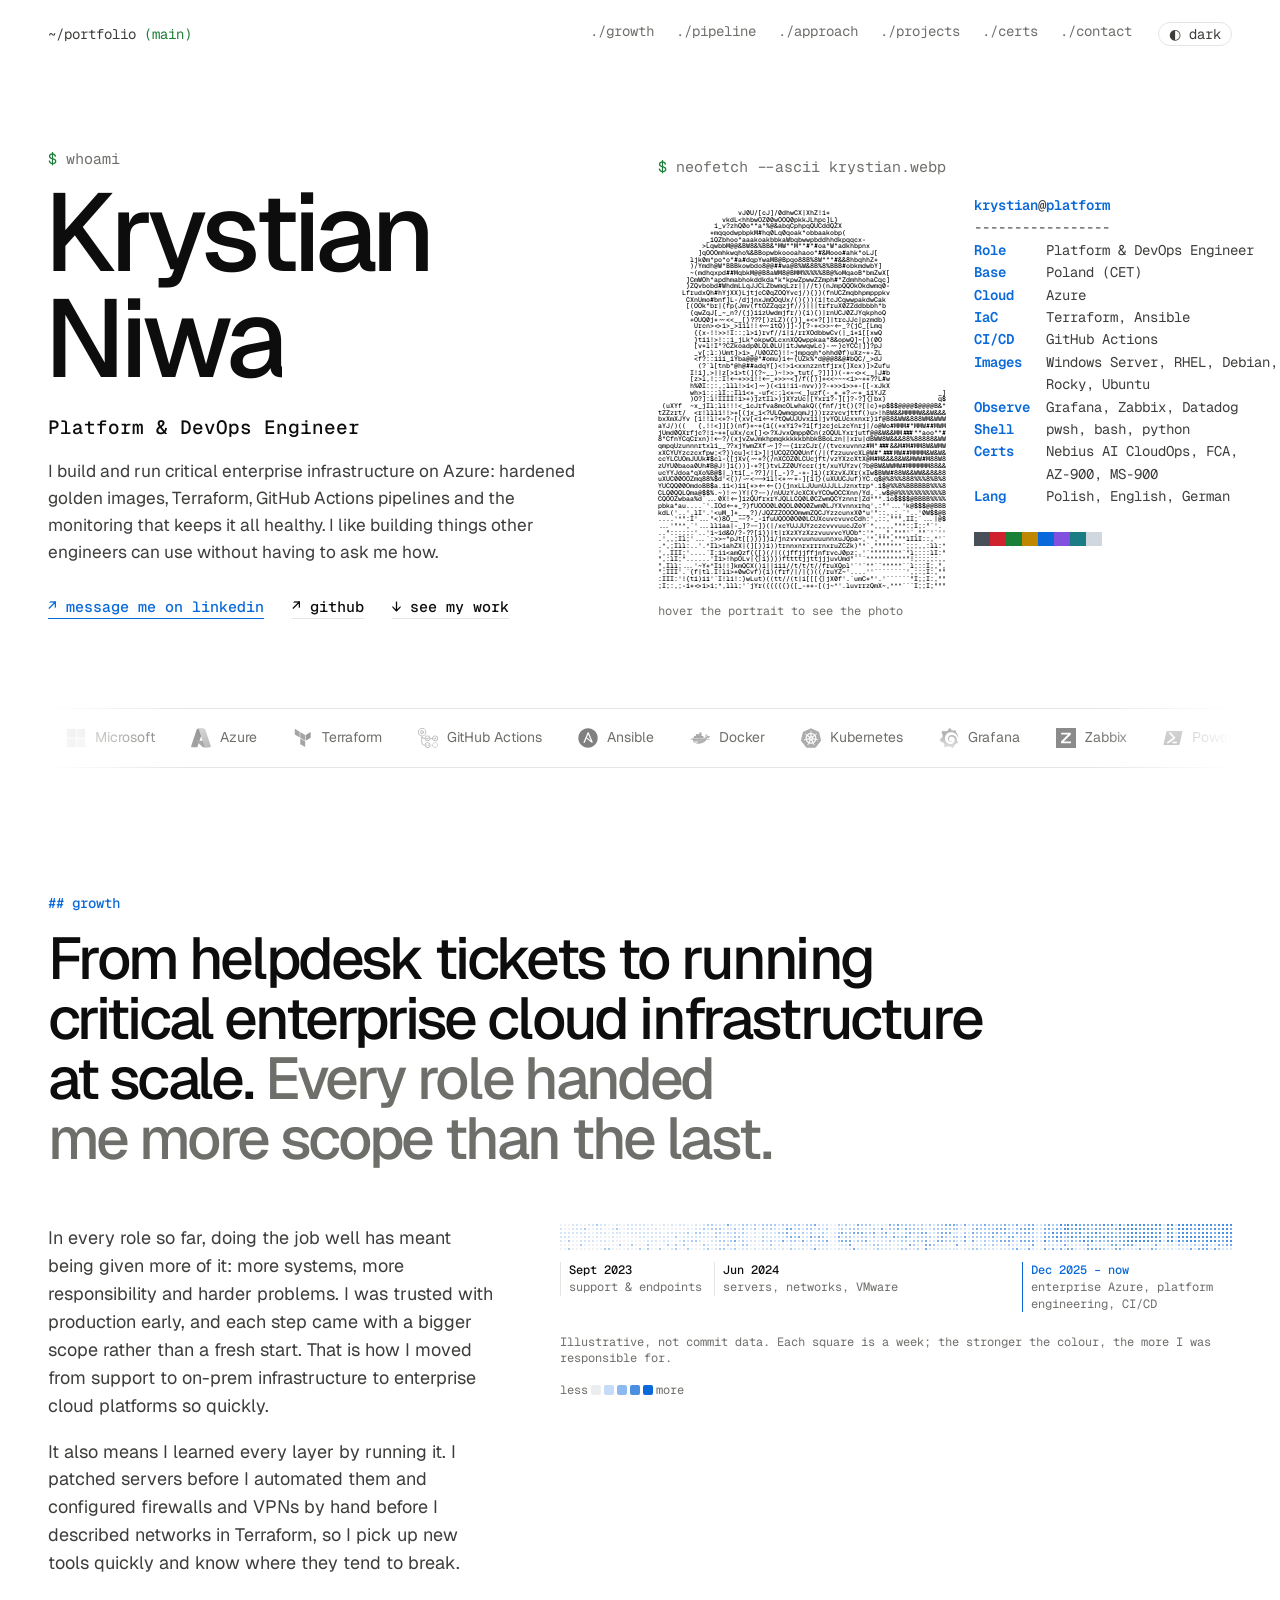
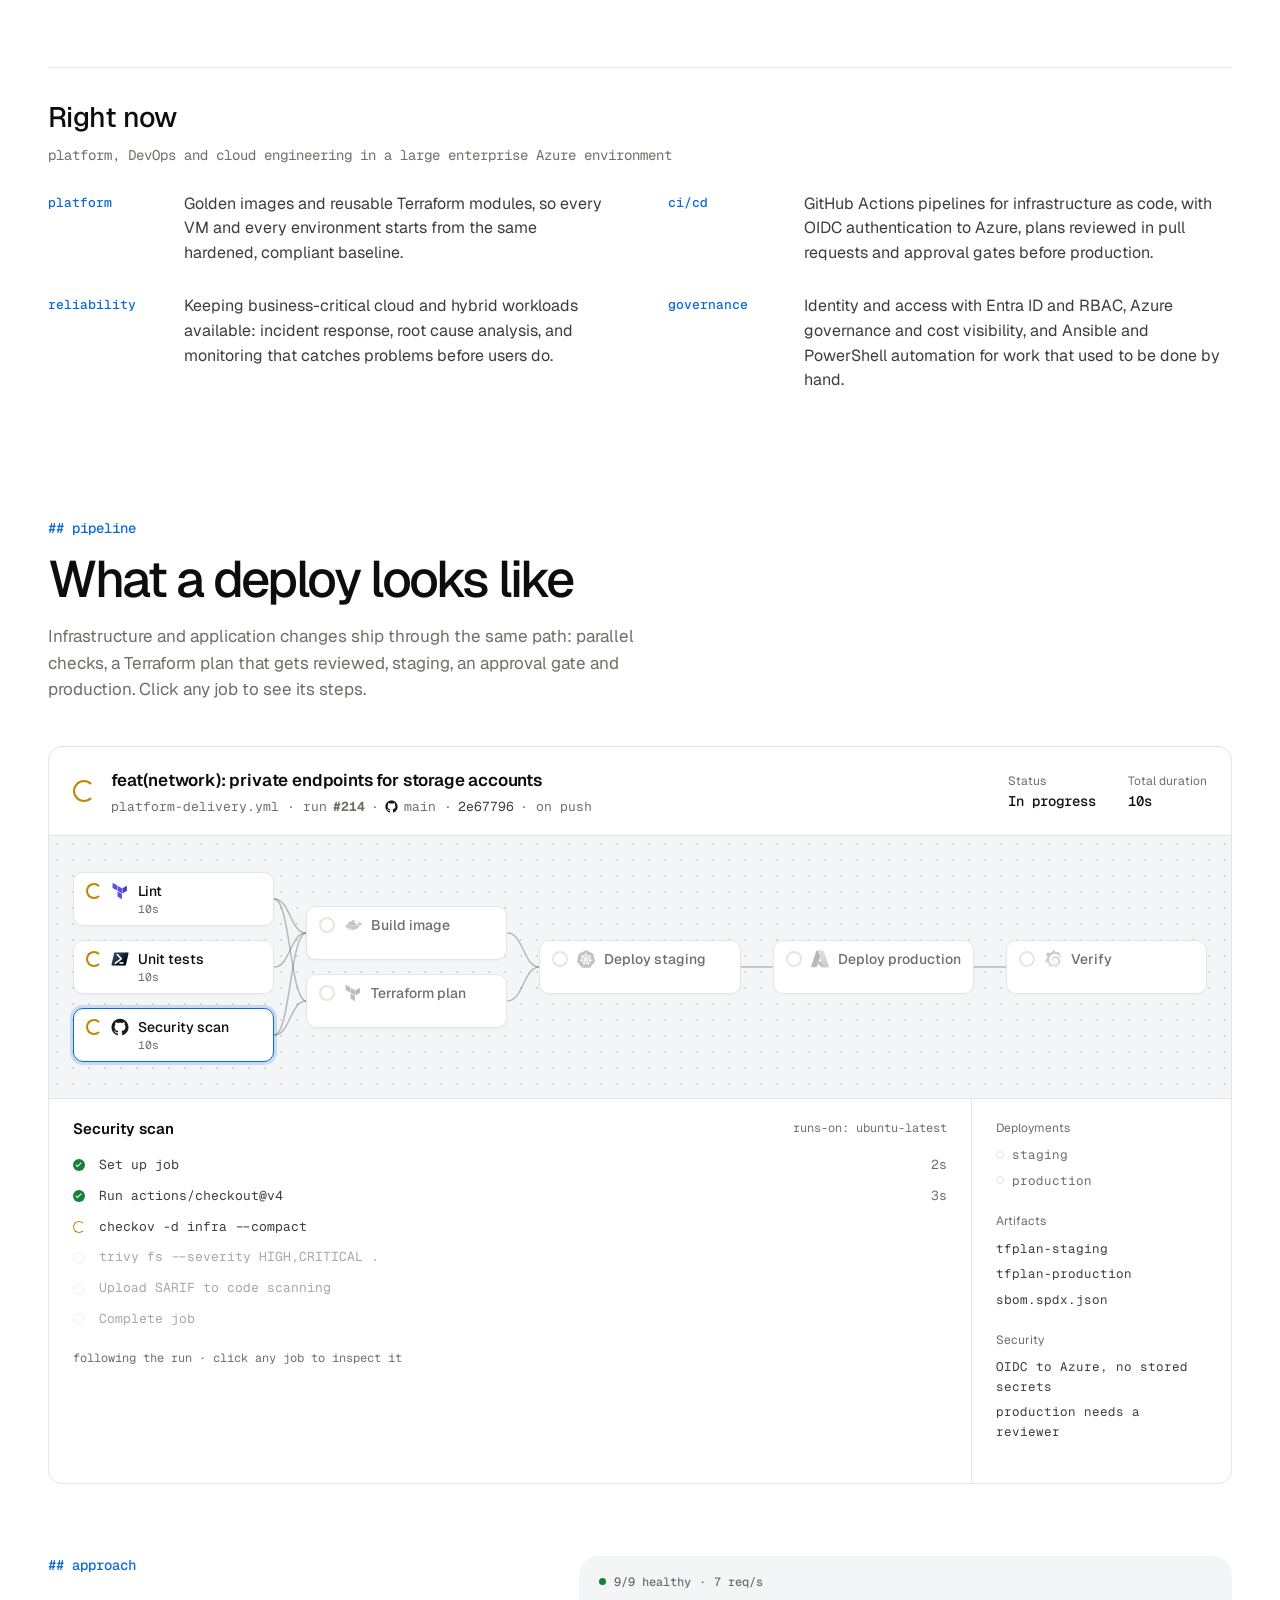
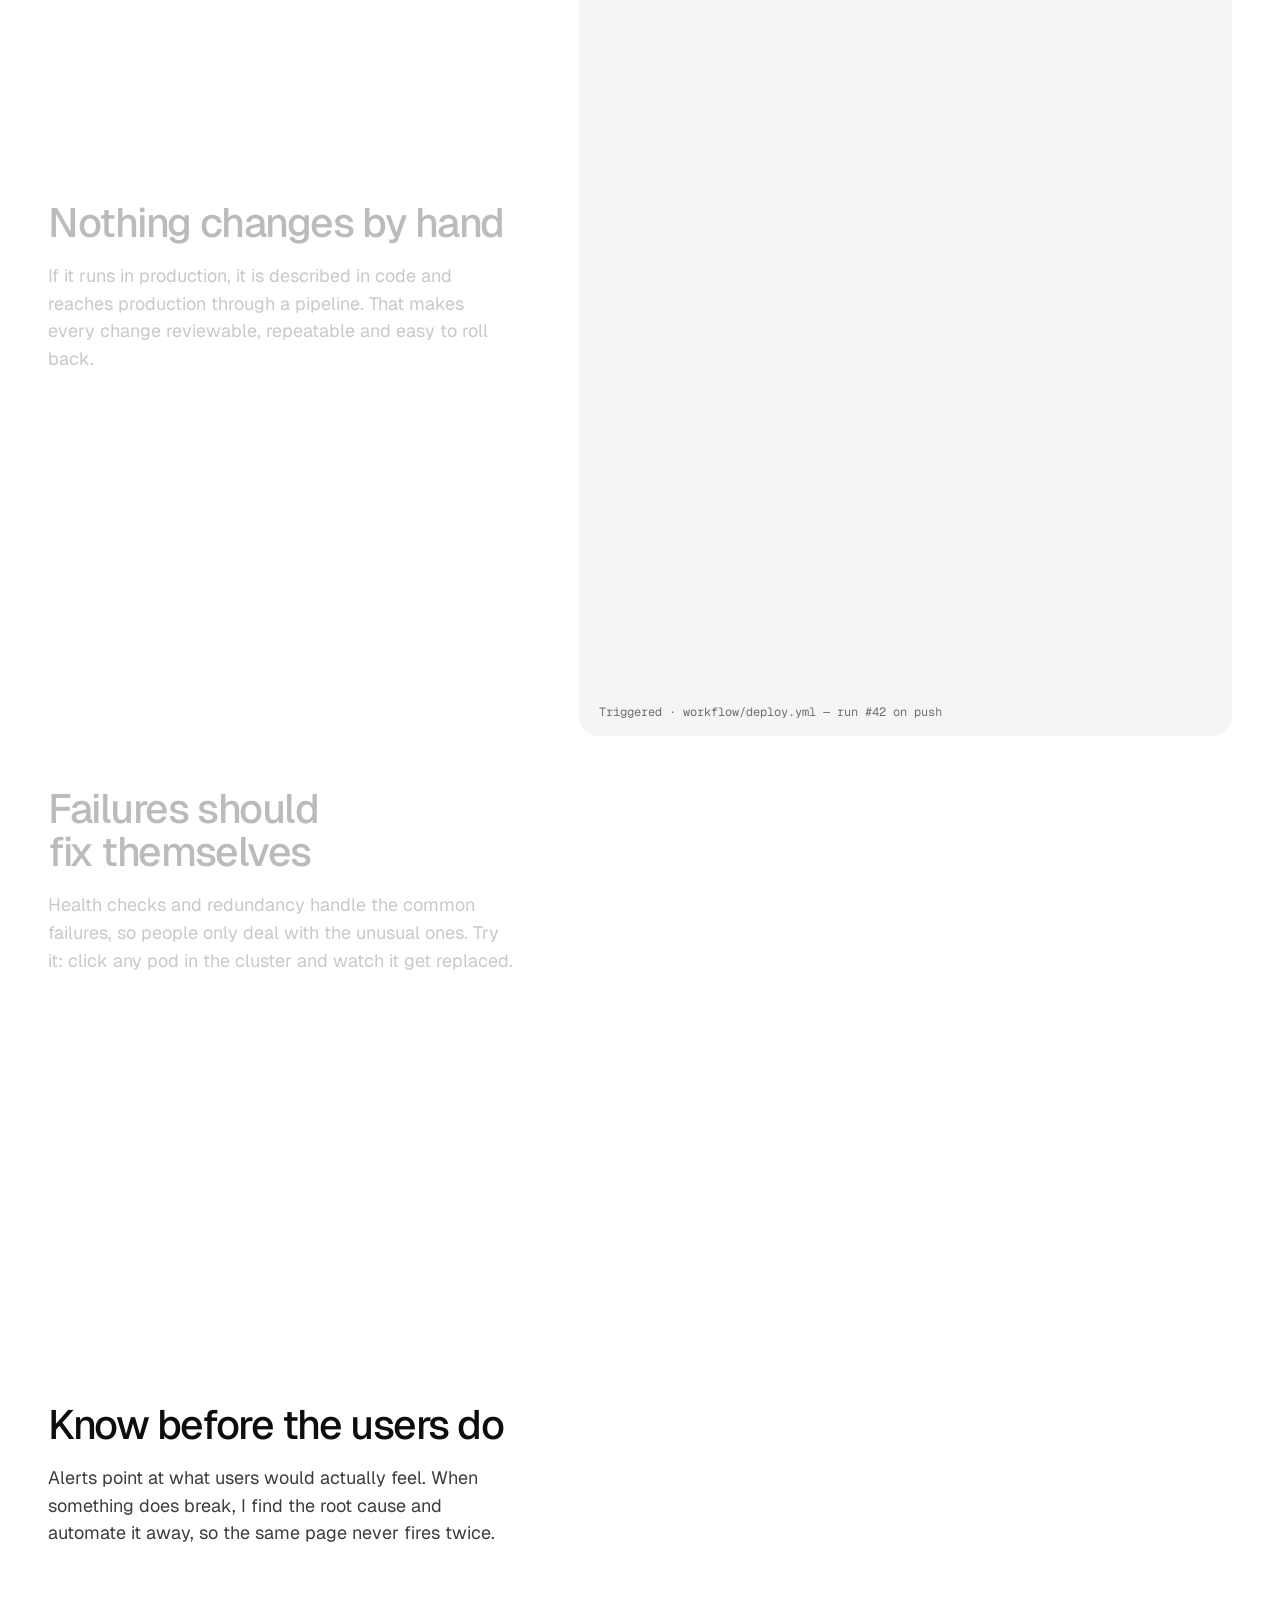
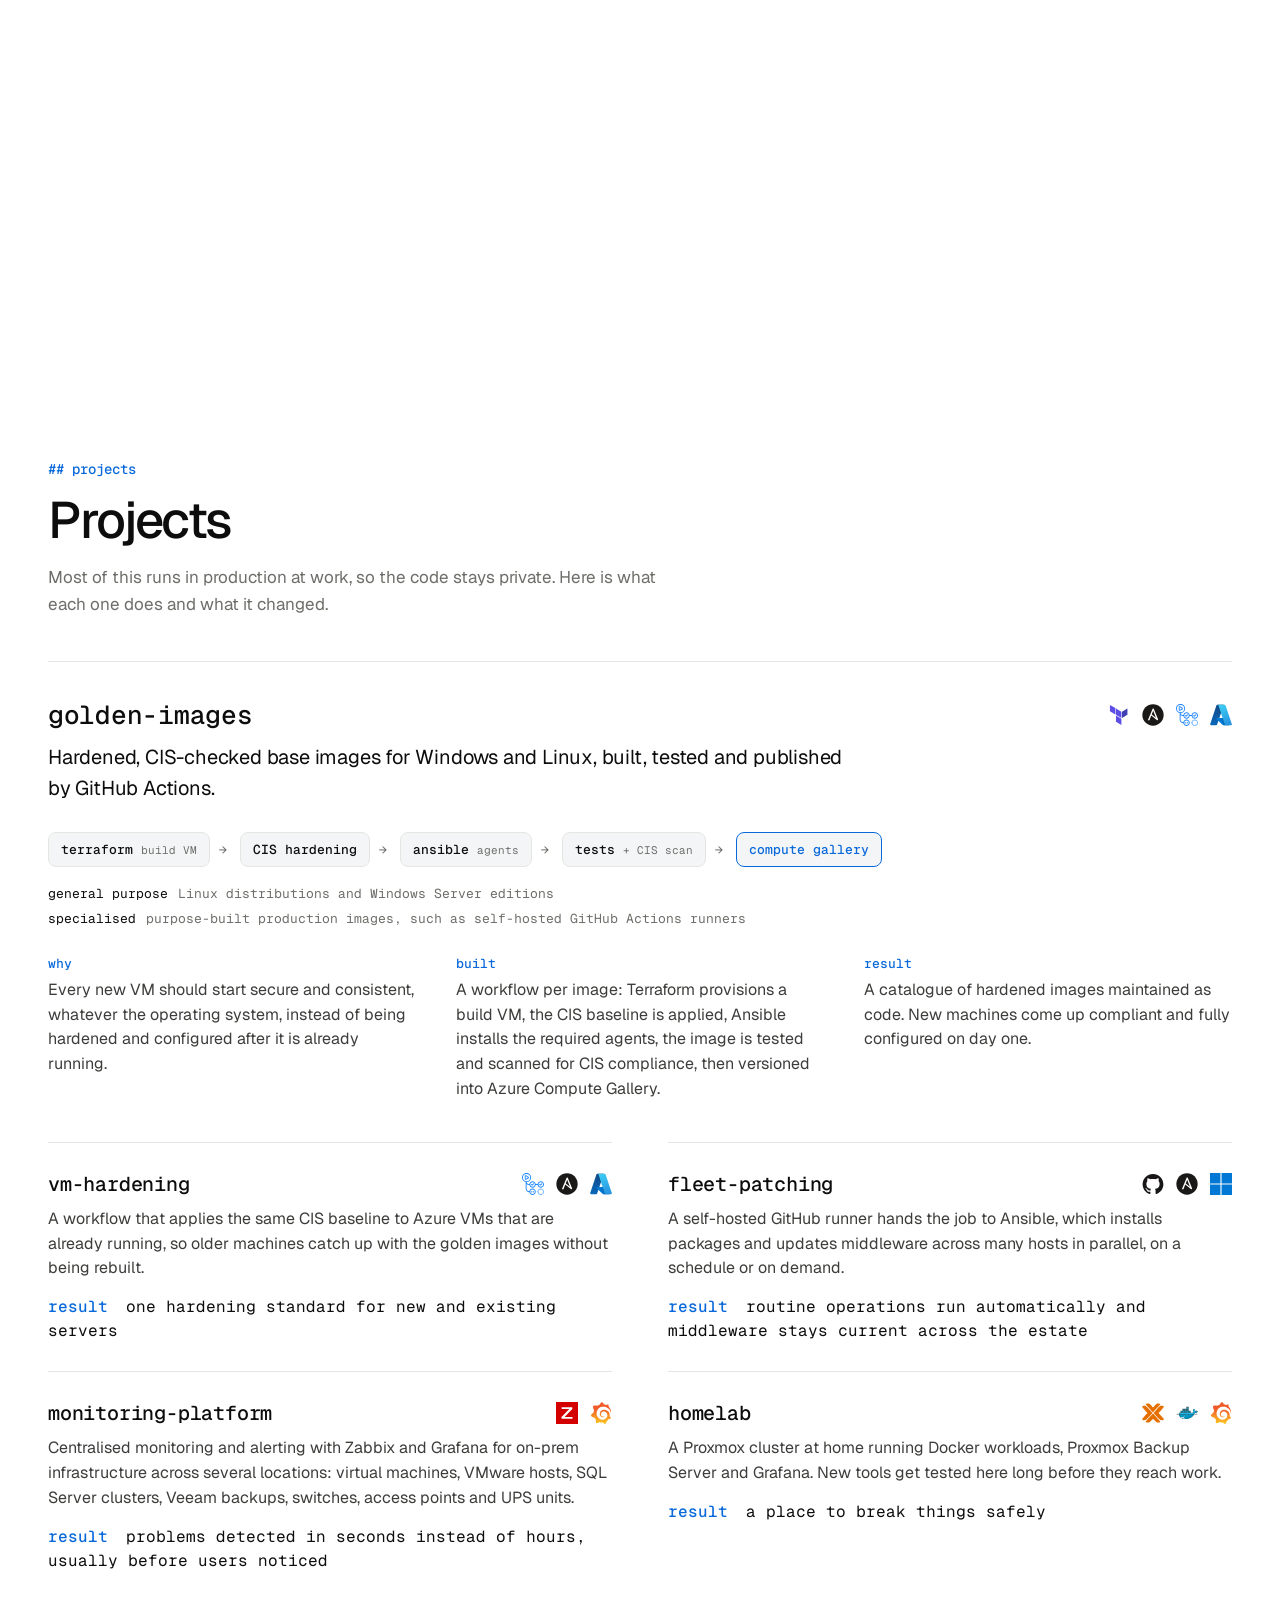
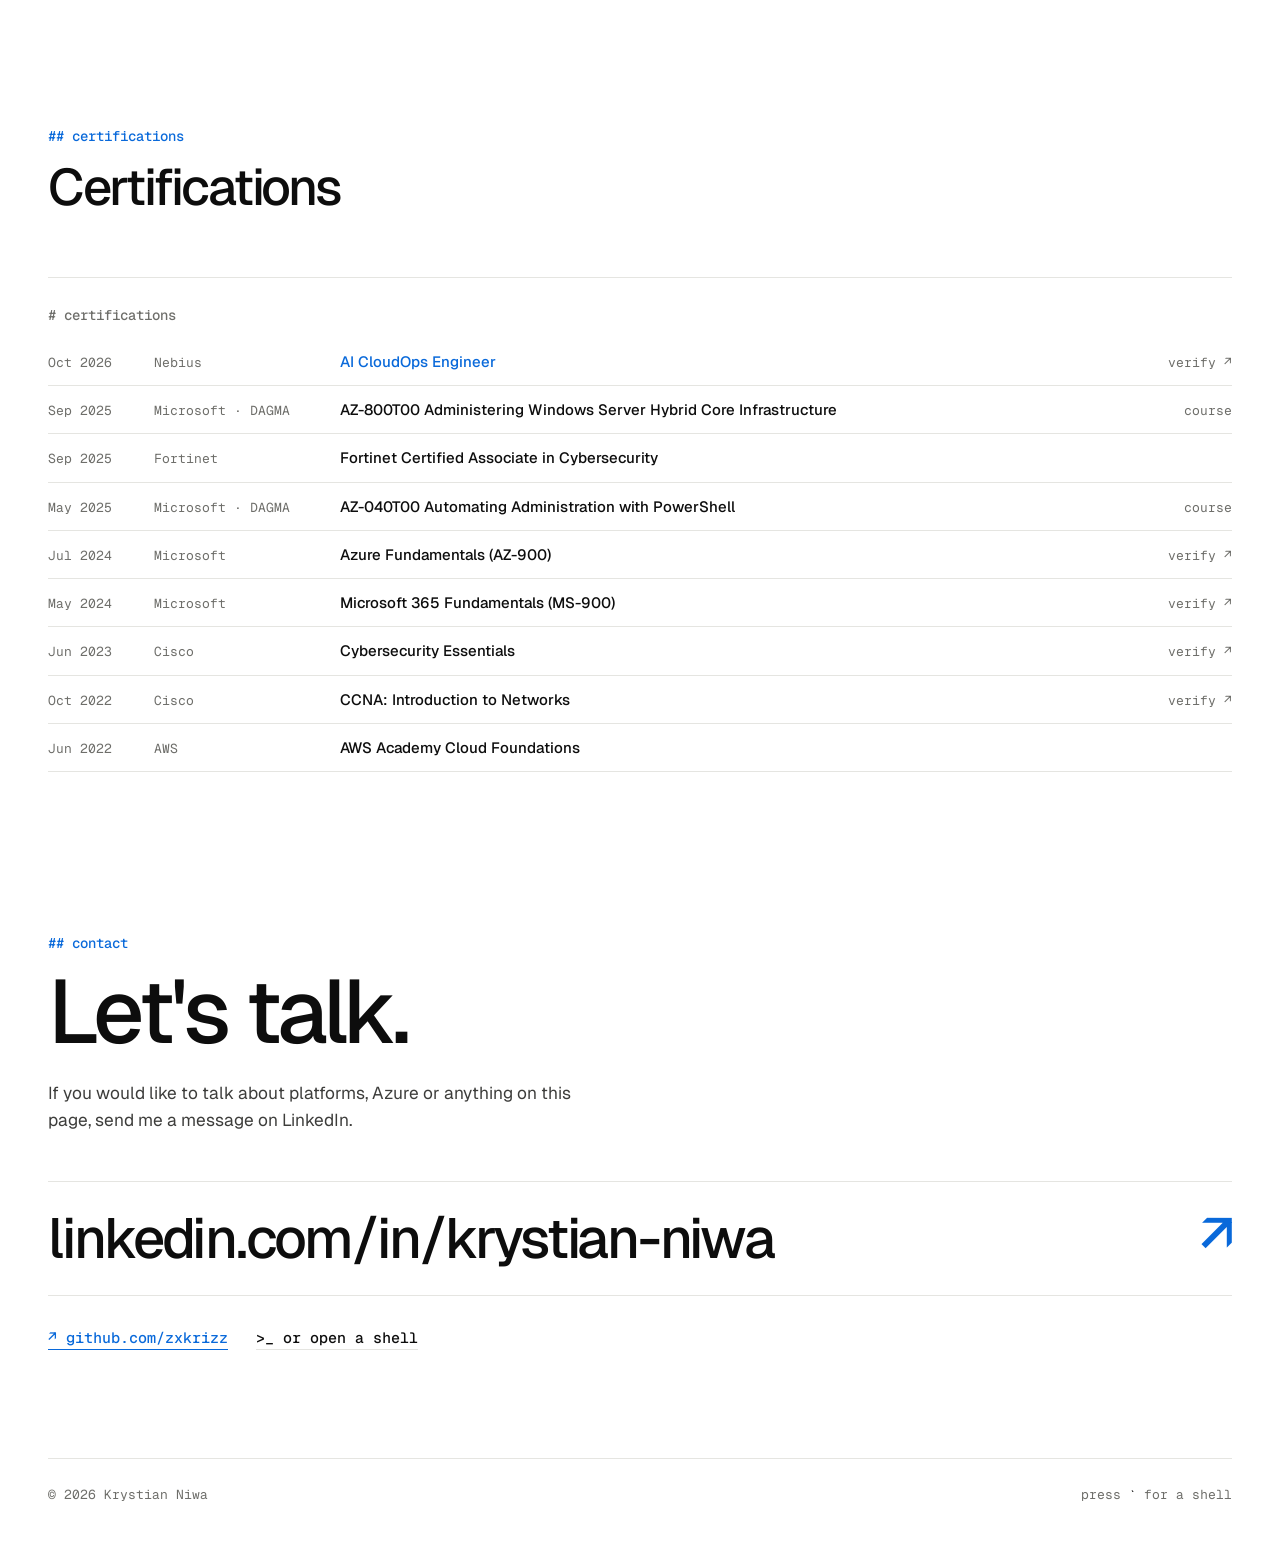
<file: index.html>
<!doctype html>
<html lang="en">
<head>
  <meta charset="utf-8">
  <meta name="viewport" content="width=device-width, initial-scale=1">
  <title>Krystian Niwa · Platform & DevOps Engineer</title>
  <script>
    // theme before first paint: the visitor's saved choice, otherwise the system setting
    (function () {
      var t; try { t = localStorage.getItem('theme'); } catch (e) {}
      var dark = t ? t === 'dark' : matchMedia('(prefers-color-scheme: dark)').matches;
      var r = document.documentElement;
      r.setAttribute('data-theme', dark ? 'dark' : 'light');
      r.classList.add('js');
    })();
  </script>
  <meta name="description" content="Krystian Niwa, Platform & DevOps Engineer in Poland. Enterprise Azure, golden images, Terraform, GitHub Actions, Ansible and monitoring.">
  <link rel="canonical" href="__SITE_URL__/">
  <meta property="og:type" content="website">
  <meta property="og:url" content="__SITE_URL__/">
  <meta property="og:title" content="Krystian Niwa · Platform & DevOps Engineer">
  <meta property="og:description" content="Enterprise Azure, golden images, Terraform, GitHub Actions, Ansible and monitoring.">
  <meta property="og:image" content="__SITE_URL__/assets/img/og.png">
  <meta property="og:image:width" content="1200">
  <meta property="og:image:height" content="627">
  <meta property="og:image:alt" content="Krystian Niwa, Platform & DevOps Engineer">
  <meta name="twitter:card" content="summary_large_image">
  <meta name="theme-color" content="#ffffff" media="(prefers-color-scheme: light)">
  <meta name="theme-color" content="#0b0b0c" media="(prefers-color-scheme: dark)">
  <script type="application/ld+json">
  {
    "@context": "https://schema.org",
    "@type": "Person",
    "name": "Krystian Niwa",
    "jobTitle": "Platform & DevOps Engineer",
    "url": "__SITE_URL__/",
    "image": "__SITE_URL__/assets/img/krystian.webp",
    "address": { "@type": "PostalAddress", "addressCountry": "PL" },
    "sameAs": ["https://www.linkedin.com/in/krystian-niwa/", "https://github.com/zxkrizz"],
    "knowsAbout": ["Microsoft Azure", "Terraform", "GitHub Actions", "Ansible", "Platform engineering", "Zabbix", "Grafana", "PowerShell"]
  }
  </script>
  <link rel="icon" href="data:image/svg+xml,%3Csvg xmlns='http://www.w3.org/2000/svg' viewBox='0 0 32 32'%3E%3Crect width='32' height='32' rx='6' fill='%230d1117'/%3E%3Cpath d='M9 21l5-5-5-5' stroke='%234493f8' stroke-width='3' fill='none' stroke-linecap='round' stroke-linejoin='round'/%3E%3Cpath d='M16 22h7' stroke='%23fff' stroke-width='3' stroke-linecap='round'/%3E%3C/svg%3E">
  <link rel="preconnect" href="https://fonts.googleapis.com">
  <link rel="preconnect" href="https://fonts.gstatic.com" crossorigin>
  <link href="https://fonts.googleapis.com/css2?family=Geist:wght@300..700&family=Geist+Mono:wght@400;500;600&display=swap" rel="stylesheet">
  <link rel="stylesheet" href="assets/css/style.css">
  <noscript><style>
    .ascii, .contrib, .gha-graph, .gha-foot, .story-card canvas, .overlay { display: none !important; }
    .portrait img { position: static !important; opacity: 1 !important; width: 260px; height: auto; aspect-ratio: 4 / 5; }
    .portrait-hint { display: none; }
  </style></noscript>
</head>
<body>
  <main id="top">
    <header class="wrap hero">
      <nav class="topbar" aria-label="Sections">
        <span class="path">~/portfolio <span class="branch">(main)</span></span>
        <span class="nav-links">
          <a href="#growth">./growth</a>
          <a href="#pipeline">./pipeline</a>
          <a href="#approach">./approach</a>
          <a href="#work">./projects</a>
          <a href="#certs">./certs</a>
          <a href="#contact">./contact</a>
          <button class="theme-toggle" type="button" data-theme-toggle>◐ dark</button>
        </span>
      </nav>

      <div class="hero-grid">
        <div class="hero-copy">
          <p class="cmd"><span class="ps">$</span> whoami</p>
          <h1>Krystian Niwa</h1>
          <p class="role">Platform &amp; DevOps Engineer</p>
          <p class="lead">I build and run critical enterprise infrastructure on Azure: hardened golden images, Terraform, GitHub Actions pipelines and the monitoring that keeps it all healthy. I like building things other engineers can use without having to ask me how.</p>
          <p class="cta">
            <a href="https://www.linkedin.com/in/krystian-niwa/" target="_blank" rel="noopener">↗ message me on linkedin</a>
            <a href="https://github.com/zxkrizz" target="_blank" rel="noopener">↗ github</a>
            <a href="#work">↓ see my work</a>
          </p>
        </div>

        <div class="fetch">
          <p class="cmd"><span class="ps">$</span> neofetch --ascii krystian.webp</p>
          <div class="fetch-grid">
            <div class="portrait" role="button" tabindex="0" aria-pressed="false" aria-label="Show the photo instead of the ASCII portrait">
              <pre class="ascii" aria-hidden="true"></pre>
              <img src="assets/img/krystian.webp" alt="Portrait of Krystian Niwa" width="1254" height="1254">
            </div>
<pre class="info"><b>krystian</b>@<b>platform</b>
-----------------
<i>Role</i>     Platform &amp; DevOps Engineer
<i>Base</i>     Poland (CET)
<i>Cloud</i>    Azure
<i>IaC</i>      Terraform, Ansible
<i>CI/CD</i>    GitHub Actions
<i>Images</i>   Windows Server, RHEL, Debian,
         Rocky, Ubuntu
<i>Observe</i>  Grafana, Zabbix, Datadog
<i>Shell</i>    pwsh, bash, python
<i>Certs</i>    Nebius AI CloudOps, FCA,
         AZ-900, MS-900
<i>Lang</i>     Polish, English, German

<span class="sw"><u></u><u></u><u></u><u></u><u></u><u></u><u></u><u></u></span></pre>
          </div>
          <p class="portrait-hint"><span class="hover-only">hover</span><span class="touch-only">tap</span> the portrait to see the photo</p>
        </div>
      </div>
    </header>

    <section class="wrap strip" aria-label="Technologies I work with">
      <div class="strip-mask">
        <div class="strip-track">
          <ul class="strip-list">
            <li><img src="assets/logos/microsoft.svg" alt="">Microsoft</li>
            <li><img src="assets/logos/azure.svg" alt="">Azure</li>
            <li><img src="assets/logos/terraform.svg" alt="">Terraform</li>
            <li><img src="assets/logos/githubactions.svg" alt="">GitHub Actions</li>
            <li><img src="assets/logos/ansible.svg" alt="">Ansible</li>
            <li><img src="assets/logos/docker.svg" alt="">Docker</li>
            <li><img src="assets/logos/kubernetes.svg" alt="">Kubernetes</li>
            <li><img src="assets/logos/grafana.svg" alt="">Grafana</li>
            <li><img src="assets/logos/zabbix.svg" alt="">Zabbix</li>
            <li><img src="assets/logos/powershell.svg" alt="">PowerShell</li>
            <li><img src="assets/logos/python.svg" alt="">Python</li>
            <li><img src="assets/logos/linux.svg" alt="">Linux</li>
            <li><img src="assets/logos/proxmox.svg" alt="">Proxmox</li>
            <li><img src="assets/logos/datadog.svg" alt="">Datadog</li>
          </ul>
        </div>
      </div>
    </section>

    <section id="growth" class="wrap section growth">
      <div class="growth-head reveal">
        <p class="label">## growth</p>
        <h2>From helpdesk tickets to running critical enterprise cloud infrastructure at scale. <span>Every role handed me more scope than the last.</span></h2>
      </div>
      <div class="growth-body">
        <div class="growth-text reveal">
          <p>In every role so far, doing the job well has meant being given more of it: more systems, more responsibility and harder problems. I was trusted with production early, and each step came with a bigger scope rather than a fresh start. That is how I moved from support to on-prem infrastructure to enterprise cloud platforms so quickly.</p>
          <p>It also means I learned every layer by running it. I patched servers before I automated them and configured firewalls and VPNs by hand before I described networks in Terraform, so I pick up new tools quickly and know where they tend to break.</p>
        </div>
        <figure class="contrib reveal" aria-label="Illustration: how my responsibility grew, week by week">
          <div class="contrib-grid" data-contrib></div>
          <div class="contrib-axis" data-contrib-axis></div>
          <figcaption>
            <span>Illustrative, not commit data. Each square is a week; the stronger the colour, the more I was responsible for.</span>
            <span class="legend" aria-hidden="true">less <i></i><i></i><i></i><i></i><i></i> more</span>
          </figcaption>
        </figure>
      </div>

      <div class="now reveal">
        <p class="now-title">Right now <span>platform, DevOps and cloud engineering in a large enterprise Azure environment</span></p>
        <dl class="now-list">
          <div><dt>platform</dt><dd>Golden images and reusable Terraform modules, so every VM and every environment starts from the same hardened, compliant baseline.</dd></div>
          <div><dt>ci/cd</dt><dd>GitHub Actions pipelines for infrastructure as code, with OIDC authentication to Azure, plans reviewed in pull requests and approval gates before production.</dd></div>
          <div><dt>reliability</dt><dd>Keeping business-critical cloud and hybrid workloads available: incident response, root cause analysis, and monitoring that catches problems before users do.</dd></div>
          <div><dt>governance</dt><dd>Identity and access with Entra ID and RBAC, Azure governance and cost visibility, and Ansible and PowerShell automation for work that used to be done by hand.</dd></div>
        </dl>
      </div>
    </section>

    <section id="pipeline" class="wrap section">
      <div class="section-head">
        <p class="label">## pipeline</p>
        <h2>What a deploy looks like</h2>
        <p>Infrastructure and application changes ship through the same path: parallel checks, a Terraform plan that gets reviewed, staging, an approval gate and production. Click any job to see its steps.</p>
      </div>
      <div class="gha" id="gha">
        <div class="gha-head">
          <span class="gha-status" data-run-status></span>
          <div class="gha-title">
            <strong data-run-title>feat(network): private endpoints for storage accounts</strong>
            <span>platform-delivery.yml · run <b data-run-n>#214</b> · <img src="assets/logos/github.svg" alt="" class="mono"> main · <code data-run-sha>a1f9c2e</code> · on push</span>
          </div>
          <dl class="gha-meta">
            <div><dt>Status</dt><dd data-run-state>In progress</dd></div>
            <div><dt>Total duration</dt><dd data-run-time>0s</dd></div>
          </dl>
        </div>
        <div class="gha-graph" data-graph>
          <svg class="gha-wires" aria-hidden="true"></svg>
        </div>
        <noscript><p class="gha-nojs">lint, tests and a security scan run in parallel → image build and Terraform plan → deploy to staging → approval → deploy to production → verify. The live run needs JavaScript.</p></noscript>
        <div class="gha-foot">
          <div class="gha-log" aria-live="off">
            <div class="gha-log-head"><strong data-log-head>Lint</strong><span data-log-meta>runs-on: ubuntu-latest</span></div>
            <ol data-log></ol>
            <p class="gha-hint" data-log-hint>following the run · click any job to inspect it</p>
          </div>
          <aside class="gha-side">
            <p>Deployments</p>
            <ul class="envs">
              <li data-env="staging" data-state="pending">staging</li>
              <li data-env="production" data-state="pending">production</li>
            </ul>
            <p>Artifacts</p>
            <ul class="artifacts">
              <li>tfplan-staging</li>
              <li>tfplan-production</li>
              <li>sbom.spdx.json</li>
            </ul>
            <p>Security</p>
            <ul class="artifacts">
              <li>OIDC to Azure, no stored secrets</li>
              <li>production needs a reviewer</li>
            </ul>
          </aside>
        </div>
      </div>
    </section>

    <section id="approach" class="wrap story">
      <div class="card story-card">
        <canvas id="story-canvas" aria-label="Live simulation of a cloud platform: commits go through CI, get deployed and are monitored."></canvas>
        <p class="overlay"><span class="live" data-health="ok"></span><span data-stat="ready">9/9 healthy</span> · <span data-stat="rps">0 req/s</span></p>
        <p class="event" data-event aria-hidden="true"></p>
      </div>

      <div class="steps">
        <p class="label">## approach</p>
        <article class="step" data-zones="git,ci">
          <h2>Nothing changes by hand</h2>
          <p>If it runs in production, it is described in code and reaches production through a pipeline. That makes every change reviewable, repeatable and easy to roll back.</p>
        </article>
        <article class="step" data-zones="cluster">
          <h2>Failures should fix themselves</h2>
          <p>Health checks and redundancy handle the common failures, so people only deal with the unusual ones. Try it: click any pod in the cluster and watch it get replaced.</p>
        </article>
        <article class="step" data-zones="observe,pager">
          <h2>Know before the users do</h2>
          <p>Alerts point at what users would actually feel. When something does break, I find the root cause and automate it away, so the same page never fires twice.</p>
        </article>
      </div>
    </section>

    <section id="work" class="wrap section">
      <div class="section-head">
        <p class="label">## projects</p>
        <h2>Projects</h2>
        <p>Most of this runs in production at work, so the code stays private. Here is what each one does and what it changed.</p>
      </div>

      <article class="project featured reveal">
        <div class="p-head">
          <h3>golden-images</h3>
          <span class="tech"><img src="assets/logos/terraform.svg" alt="Terraform"><img src="assets/logos/ansible.svg" alt="Ansible" class="mono"><img src="assets/logos/githubactions.svg" alt="GitHub Actions"><img src="assets/logos/azure.svg" alt="Azure"></span>
        </div>
        <p class="p-sum">Hardened, CIS-checked base images for Windows and Linux, built, tested and published by GitHub Actions.</p>
        <ol class="flow" aria-label="Image pipeline">
          <li>terraform <small>build VM</small></li>
          <li>CIS hardening</li>
          <li>ansible <small>agents</small></li>
          <li>tests <small>+ CIS scan</small></li>
          <li>compute gallery</li>
        </ol>
        <dl class="os">
          <div><dt>general purpose</dt><dd>Linux distributions and Windows Server editions</dd></div>
          <div><dt>specialised</dt><dd>purpose-built production images, such as self-hosted GitHub Actions runners</dd></div>
        </dl>
        <dl class="pcr">
          <div><dt>why</dt><dd>Every new VM should start secure and consistent, whatever the operating system, instead of being hardened and configured after it is already running.</dd></div>
          <div><dt>built</dt><dd>A workflow per image: Terraform provisions a build VM, the CIS baseline is applied, Ansible installs the required agents, the image is tested and scanned for CIS compliance, then versioned into Azure Compute Gallery.</dd></div>
          <div><dt>result</dt><dd>A catalogue of hardened images maintained as code. New machines come up compliant and fully configured on day one.</dd></div>
        </dl>
      </article>

      <div class="project-grid">
        <article class="project reveal">
          <div class="p-head">
            <h3>vm-hardening</h3>
            <span class="tech"><img src="assets/logos/githubactions.svg" alt="GitHub Actions"><img src="assets/logos/ansible.svg" alt="Ansible" class="mono"><img src="assets/logos/azure.svg" alt="Azure"></span>
          </div>
          <p>A workflow that applies the same CIS baseline to Azure VMs that are already running, so older machines catch up with the golden images without being rebuilt.</p>
          <p class="result"><b>result</b> one hardening standard for new and existing servers</p>
        </article>
        <article class="project reveal">
          <div class="p-head">
            <h3>fleet-patching</h3>
            <span class="tech"><img src="assets/logos/github.svg" alt="GitHub" class="mono"><img src="assets/logos/ansible.svg" alt="Ansible" class="mono"><img src="assets/logos/windows.svg" alt="Windows"></span>
          </div>
          <p>A self-hosted GitHub runner hands the job to Ansible, which installs packages and updates middleware across many hosts in parallel, on a schedule or on demand.</p>
          <p class="result"><b>result</b> routine operations run automatically and middleware stays current across the estate</p>
        </article>
        <article class="project reveal">
          <div class="p-head">
            <h3>monitoring-platform</h3>
            <span class="tech"><img src="assets/logos/zabbix.svg" alt="Zabbix"><img src="assets/logos/grafana.svg" alt="Grafana"></span>
          </div>
          <p>Centralised monitoring and alerting with Zabbix and Grafana for on-prem infrastructure across several locations: virtual machines, VMware hosts, SQL Server clusters, Veeam backups, switches, access points and UPS units.</p>
          <p class="result"><b>result</b> problems detected in seconds instead of hours, usually before users noticed</p>
        </article>
        <article class="project reveal">
          <div class="p-head">
            <h3>homelab</h3>
            <span class="tech"><img src="assets/logos/proxmox.svg" alt="Proxmox"><img src="assets/logos/docker.svg" alt="Docker"><img src="assets/logos/grafana.svg" alt="Grafana"></span>
          </div>
          <p>A Proxmox cluster at home running Docker workloads, Proxmox Backup Server and Grafana. New tools get tested here long before they reach work.</p>
          <p class="result"><b>result</b> a place to break things safely</p>
        </article>
      </div>
    </section>

    <section id="certs" class="wrap section">
      <div class="section-head">
        <p class="label">## certifications</p>
        <h2>Certifications</h2>
      </div>
      <div class="certs">
        <h3># certifications</h3>
        <ul class="cert-list">
          <li><time>Oct 2026</time><span class="issuer">Nebius</span><span class="name">AI CloudOps Engineer</span><a href="https://www.credly.com/badges/c2f6ebeb-c40b-494a-a022-c50561e7894f/public_url" target="_blank" rel="noopener">verify ↗</a></li>
          <li><time>Sep 2025</time><span class="issuer">Microsoft · DAGMA</span><span class="name">AZ-800T00 Administering Windows Server Hybrid Core Infrastructure</span><span class="tag">course</span></li>
          <li><time>Sep 2025</time><span class="issuer">Fortinet</span><span class="name">Fortinet Certified Associate in Cybersecurity</span><span class="tag"></span></li>
          <li><time>May 2025</time><span class="issuer">Microsoft · DAGMA</span><span class="name">AZ-040T00 Automating Administration with PowerShell</span><span class="tag">course</span></li>
          <li><time>Jul 2024</time><span class="issuer">Microsoft</span><span class="name">Azure Fundamentals (AZ-900)</span><a href="https://learn.microsoft.com/api/credentials/share/pl-pl/KrystianNiwa-6969/A823D99CC9CD8C1A?sharingId=DA2514EA24824932" target="_blank" rel="noopener">verify ↗</a></li>
          <li><time>May 2024</time><span class="issuer">Microsoft</span><span class="name">Microsoft 365 Fundamentals (MS-900)</span><a href="https://learn.microsoft.com/api/credentials/share/en-us/KrystianNiwa-6969/80D26E20087F6404?sharingId=DA2514EA24824932" target="_blank" rel="noopener">verify ↗</a></li>
          <li><time>Jun 2023</time><span class="issuer">Cisco</span><span class="name">Cybersecurity Essentials</span><a href="https://www.credly.com/badges/47dbc78a-604a-4336-a8b3-32f23ff3470b/public_url" target="_blank" rel="noopener">verify ↗</a></li>
          <li><time>Oct 2022</time><span class="issuer">Cisco</span><span class="name">CCNA: Introduction to Networks</span><a href="https://www.credly.com/badges/fc2dcf5e-33e2-431e-974d-368970b5f75d/public_url" target="_blank" rel="noopener">verify ↗</a></li>
          <li><time>Jun 2022</time><span class="issuer">AWS</span><span class="name">AWS Academy Cloud Foundations</span><span class="tag"></span></li>
        </ul>
      </div>
    </section>

    <section id="contact" class="wrap contact">
      <p class="label">## contact</p>
      <h2 class="reveal">Let's talk.</h2>
      <p class="lead reveal">If you would like to talk about platforms, Azure or anything on this page, send me a message on LinkedIn.</p>
      <a class="big-link reveal" href="https://www.linkedin.com/in/krystian-niwa/" target="_blank" rel="noopener">
        <span>linkedin.com/in/krystian-niwa</span><i aria-hidden="true">↗</i>
      </a>
      <p class="cta">
        <a href="https://github.com/zxkrizz" target="_blank" rel="noopener">↗ github.com/zxkrizz</a>
        <button type="button" data-open-term>&gt;_ or open a shell</button>
      </p>
    </section>
  </main>

  <footer class="wrap foot">
    <span>© 2026 Krystian Niwa</span>
    <span>press <kbd>`</kbd> for a shell</span>
  </footer>

  <div id="term" class="term" aria-hidden="true" role="dialog" aria-label="Interactive shell">
    <div class="term-bar"><span>visitor@krystian-niwa</span></div>
    <div class="term-out"></div>
    <label class="term-line"><span class="ps1">$</span><input class="term-input" tabindex="-1" autocomplete="off" spellcheck="false" aria-label="Shell command"></label>
  </div>

  <script type="module" src="assets/js/main.js"></script>
</body>
</html>
</file>
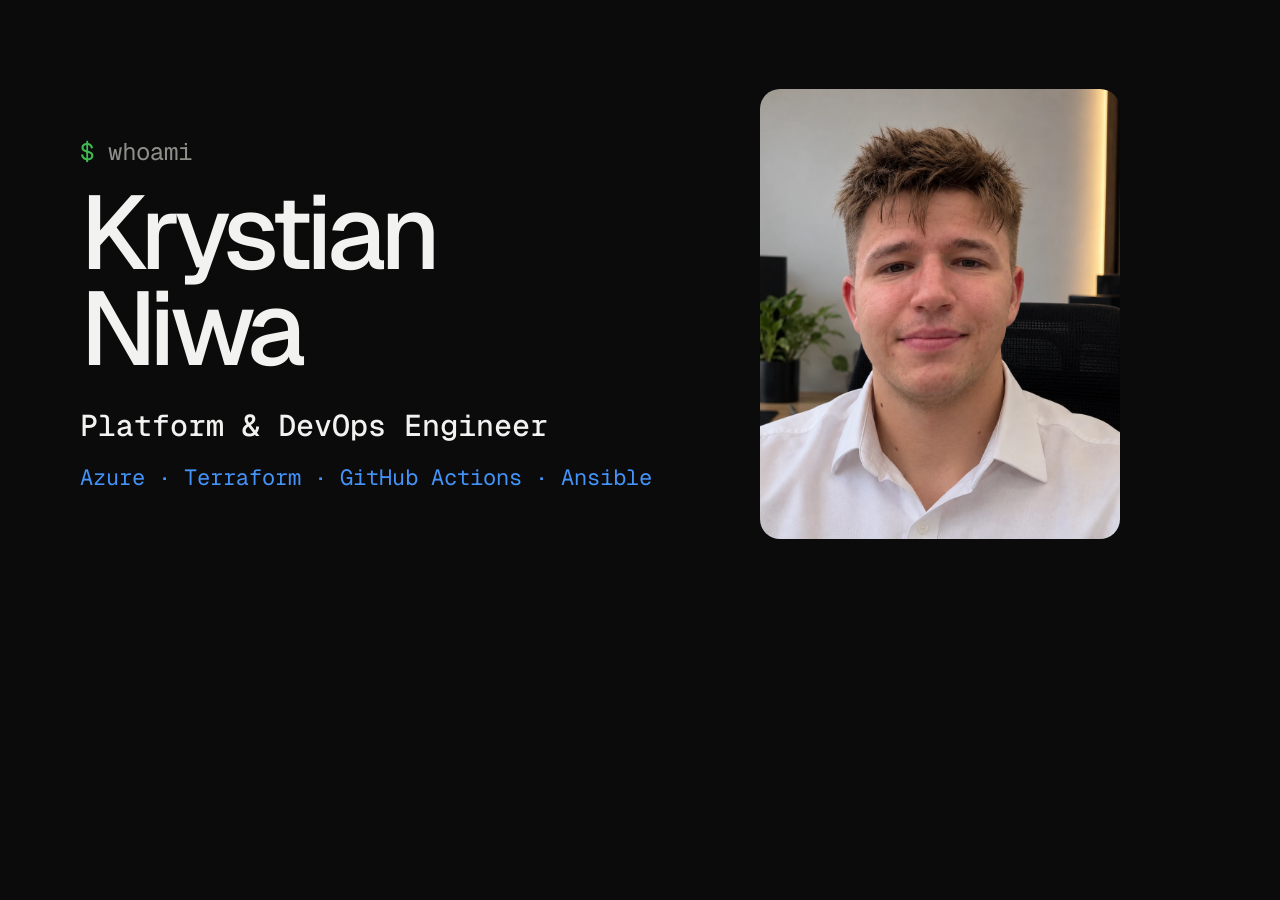
<file: scripts/og/og.html>
<!doctype html>
<!-- Social preview template (1200x627). Render with: node scripts/og/render.mjs -->
<html lang="en">
<head>
  <meta charset="utf-8">
  <link href="https://fonts.googleapis.com/css2?family=Geist:wght@500;600&family=Geist+Mono:wght@400;500&display=swap" rel="stylesheet">
  <style>
    html, body { margin: 0; width: 1200px; height: 627px; overflow: hidden; }
    body {
      background: #0b0b0c; color: #f2f2f0; font-family: "Geist", system-ui, sans-serif;
      display: grid; grid-template-columns: 1fr 360px; gap: 64px; align-items: center; padding: 0 80px; box-sizing: border-box;
    }
    .cmd { font: 400 24px "Geist Mono", monospace; color: #8f8f8a; margin: 0 0 18px; }
    .cmd b { color: #3fb950; font-weight: 400; }
    h1 { font-size: 104px; line-height: 0.92; letter-spacing: -0.055em; font-weight: 500; margin: 0; }
    .role { font: 500 30px "Geist Mono", monospace; margin: 30px 0 0; }
    .stack { font: 400 22px "Geist Mono", monospace; color: #4493f8; margin: 18px 0 0; }
    img { width: 360px; height: 450px; object-fit: cover; object-position: 50% 28%; border-radius: 20px; display: block; }
  </style>
</head>
<body>
  <div>
    <p class="cmd"><b>$</b> whoami</p>
    <h1>Krystian<br>Niwa</h1>
    <p class="role">Platform &amp; DevOps Engineer</p>
    <p class="stack">Azure · Terraform · GitHub Actions · Ansible</p>
  </div>
  <img src="../../assets/img/krystian.webp" alt="">
</body>
</html>
</file>
<file: assets/css/style.css>
:root {
  --bg: #ffffff;
  --fg: #0d0d0d;
  --fg2: #3d3d3b;
  --muted: #6e6e6a;
  --line: #e5e5e1;
  --card: #f4f5f7;
  --accent: #0969da;
  --ok: #1a7f37;
  --term: #0d1117;
  --term-line: #21262d;
  --lv0: #ebedf0; --lv1: #c6dbf7; --lv2: #8bb9f0; --lv3: #4a8fe0; --lv4: #0969da;

  /* simulation palette (read by JS) */
  --sim-bg: #f4f5f7;
  --sim-zone: #ffffff;
  --sim-line: #e3e5e8;
  --sim-ink: #0d0d0d;
  --sim-ink2: #3d3d3b;
  --sim-mute: #8a8c90;
  --sim-faint: #d2d5da;
  --sim-accent: #0969da;
  --sim-ok: #1a7f37;
  --sim-warn: #bf8700;
  --sim-err: #cf222e;

  --sans: "Geist", system-ui, -apple-system, "Segoe UI", sans-serif;
  --mono: "Geist Mono", ui-monospace, SFMono-Regular, Consolas, monospace;
  --wrap: 1280px;
  --gutter: clamp(16px, 4vw, 48px);
  color-scheme: light;
}

/* dark theme: data-theme is set before first paint (system setting or the visitor's choice) */
:root[data-theme="dark"] {
  --bg: #0b0b0c;
  --fg: #f2f2f0;
  --fg2: #c8c8c4;
  --muted: #8f8f8a;
  --line: #242426;
  --card: #141518;
  --accent: #4493f8;
  --ok: #3fb950;
  --lv0: #1a1c20; --lv1: #102a4c; --lv2: #1b4b8a; --lv3: #2f6fc4; --lv4: #4493f8;

  --sim-bg: #141518;
  --sim-zone: #1b1c20;
  --sim-line: #292a2f;
  --sim-ink: #f2f2f0;
  --sim-ink2: #c8c8c4;
  --sim-mute: #8a8c90;
  --sim-faint: #383a40;
  --sim-accent: #4493f8;
  --sim-ok: #3fb950;
  --sim-warn: #d29922;
  --sim-err: #f85149;
  color-scheme: dark;
}
[data-theme="dark"] img.mono { filter: invert(1) hue-rotate(180deg); }

*, *::before, *::after { box-sizing: border-box; }
html { -webkit-text-size-adjust: 100%; overflow-x: clip; }
body {
  margin: 0;
  background: var(--bg);
  color: var(--fg);
  font: 400 17px/1.55 var(--sans);
  -webkit-font-smoothing: antialiased;
}
a { color: inherit; text-decoration: none; }
img { max-width: 100%; }
::selection { background: var(--accent); color: #fff; }
:focus-visible { outline: 2px solid var(--accent); outline-offset: 3px; }
kbd { font: 500 0.9em var(--mono); color: var(--fg); }
h1, h2 { text-wrap: balance; }
pre { margin: 0; }

.wrap { width: 100%; max-width: var(--wrap); margin: 0 auto; padding: 0 var(--gutter); }
.ps { color: var(--ok); }
.label { font: 500 14px var(--mono); color: var(--accent); margin: 0 0 16px; }

/* mono text links: → get in touch  ↓ cv.pdf  ↗ linkedin */
.cta { display: flex; flex-wrap: wrap; gap: 8px 28px; margin: 0; font: 500 15px var(--mono); }
.cta a, .cta button {
  color: var(--fg); background: none; border: 0; padding: 0 0 2px; font: inherit; cursor: pointer;
  border-bottom: 1px solid var(--line); transition: border-color 0.15s, color 0.15s;
}
.cta a:hover, .cta button:hover { border-color: var(--accent); color: var(--accent); }
.cta a:first-child { color: var(--accent); border-color: currentColor; }

.live { display: inline-block; width: 7px; height: 7px; border-radius: 50%; background: var(--sim-ok); flex: none; }
.live[data-health="warn"] { background: var(--sim-warn); }
.live[data-health="err"] { background: var(--sim-err); }

/* ---------- hero (with built-in nav) ---------- */
.hero { padding-bottom: clamp(56px, 9vh, 104px); }
.topbar {
  display: flex; justify-content: space-between; align-items: center; gap: 16px 24px; flex-wrap: wrap;
  padding: 22px 0; font: 400 14px var(--mono); color: var(--muted);
}
.path { color: var(--fg2); }
.branch { color: var(--ok); }
.nav-links { display: flex; gap: 22px; flex-wrap: wrap; }
.nav-links a:hover { color: var(--fg); }
.theme-toggle {
  font: inherit; color: var(--fg2); background: none; cursor: pointer;
  border: 1px solid var(--line); border-radius: 999px; padding: 2px 10px; margin-left: 4px;
  transition: border-color 0.2s, color 0.2s;
}
.theme-toggle:hover { color: var(--fg); border-color: var(--fg2); }

.hero-grid {
  display: grid; grid-template-columns: minmax(0, 1fr) minmax(0, 1.05fr); gap: 48px clamp(32px, 5vw, 80px);
  align-items: end; padding-top: clamp(40px, 9vh, 112px);
}
.cmd { font: 400 15px var(--mono); color: var(--muted); margin: 0 0 14px; }
h1 .word { display: inline-block; overflow: hidden; vertical-align: top; padding-bottom: 0.06em; }
h1 .ch { display: inline-block; animation: ch-in 0.9s cubic-bezier(0.2, 0.8, 0.2, 1) both; animation-delay: calc(0.05s + var(--i) * 0.035s); }
@keyframes ch-in { from { transform: translateY(105%); } }
h1 {
  font-size: clamp(56px, 8.6vw, 140px);
  line-height: 0.9;
  letter-spacing: -0.055em;
  font-weight: 500;
  margin: 0 0 0 -0.04em;
}
.role { font: 500 clamp(16px, 1.5vw, 20px) var(--mono); margin: 22px 0 0; color: var(--fg); }
.lead { font-size: clamp(17px, 1.35vw, 19px); line-height: 1.55; color: var(--fg2); max-width: 32em; margin: 18px 0 32px; }

/* neofetch: ascii portrait + plain text info */
.fetch-grid { display: grid; grid-template-columns: auto minmax(0, 1fr); gap: 28px; align-items: start; }
.portrait { position: relative; line-height: 0; }
.ascii {
  font: 500 clamp(4.5px, 0.52vw, 7.6px)/1 var(--mono);
  letter-spacing: 0; color: var(--fg); white-space: pre; min-height: 60em; min-width: 43.2em;
}
.portrait img {
  position: absolute; inset: 0; width: 100%; height: 100%; object-fit: cover; object-position: 41% 16%;
  opacity: 0; transition: opacity 0.35s;
}
.portrait { cursor: pointer; }
.portrait:focus-visible { outline-offset: 6px; }
.portrait.show-photo img { opacity: 1; }
@media (hover: hover) { .portrait:hover img { opacity: 1; } }
.portrait-hint { margin: 14px 0 0; font: 400 12px var(--mono); color: var(--muted); }
.touch-only { display: none; }
@media (hover: none) { .hover-only { display: none; } .touch-only { display: inline; } }
.info { font: 400 14px/1.6 var(--mono); color: var(--fg2); white-space: pre; padding-top: 4px; }
.info b { color: var(--accent); font-weight: 600; }
.info i { font-style: normal; color: var(--accent); font-weight: 600; }
.sw { display: inline-flex; }
.sw u { width: 2ch; height: 1em; display: inline-block; }
.sw u:nth-child(1) { background: #484f58; } .sw u:nth-child(2) { background: #cf222e; }
.sw u:nth-child(3) { background: #1a7f37; } .sw u:nth-child(4) { background: #bf8700; }
.sw u:nth-child(5) { background: #0969da; } .sw u:nth-child(6) { background: #8250df; }
.sw u:nth-child(7) { background: #1b7c83; } .sw u:nth-child(8) { background: #d0d7de; }

/* ---------- logo strip ---------- */
.strip { padding-top: 8px; }
.strip-mask {
  overflow: hidden; padding: 18px 0; border-block: 1px solid var(--line);
  mask-image: linear-gradient(90deg, transparent, #000 12%, #000 88%, transparent);
}
.strip-track { display: flex; width: max-content; animation: marquee 60s linear infinite; }
.strip-mask:hover .strip-track { animation-play-state: paused; }
.strip-list { display: flex; gap: 36px; list-style: none; margin: 0; padding: 0 18px; }
.strip-list li { display: flex; align-items: center; gap: 9px; font-size: 14px; color: var(--muted); white-space: nowrap; transition: color 0.2s; }
.strip-list img { width: 20px; height: 20px; object-fit: contain; filter: grayscale(1); opacity: 0.55; transition: filter 0.2s, opacity 0.2s; }
.strip-list li:hover { color: var(--fg); }
.strip-list li:hover img { filter: none; opacity: 1; }
[data-theme="dark"] .strip-list img { filter: grayscale(1) invert(1); opacity: 0.5; }
@keyframes marquee { to { transform: translateX(-50%); } }

/* ---------- sections ---------- */
.section { padding-top: clamp(96px, 14vh, 160px); }
.section-head { margin-bottom: 44px; max-width: 46em; }
.section-head h2 { font-size: clamp(34px, 4vw, 60px); letter-spacing: -0.04em; font-weight: 500; line-height: 1.02; margin: 0; }
.section-head > p:not(.label) { color: var(--muted); margin: 18px 0 0; font-size: 17px; max-width: 36em; }

/* ---------- GitHub Actions run ---------- */
.gha { border: 1px solid var(--line); border-radius: 14px; overflow: hidden; }
.gha-head { display: flex; align-items: center; gap: 16px; padding: 20px 24px; border-bottom: 1px solid var(--line); }
.gha-status { width: 22px; height: 22px; border-radius: 50%; flex: none; position: relative; border: 2.5px solid var(--sim-warn); border-right-color: transparent; animation: spin 0.9s linear infinite; }
.gha[data-status="waiting"] .gha-status { border: 2.5px solid var(--sim-warn); animation: none; }
.gha[data-status="waiting"] .gha-status::after { content: ""; position: absolute; left: 7px; top: 3px; width: 4px; height: 6px; border-left: 2px solid var(--sim-warn); border-bottom: 2px solid var(--sim-warn); }
.gha[data-status="success"] .gha-status { border: 0; background: var(--ok); animation: none; }
.gha[data-status="success"] .gha-status::after { content: ""; position: absolute; left: 7.5px; top: 4px; width: 5px; height: 10px; border: solid #fff; border-width: 0 2.5px 2.5px 0; transform: rotate(45deg); }
@keyframes spin { to { transform: rotate(360deg); } }
.gha-title { display: flex; flex-direction: column; gap: 4px; min-width: 0; flex: 1; }
.gha-title strong { font-weight: 600; font-size: 17px; letter-spacing: -0.01em; overflow: hidden; text-overflow: ellipsis; white-space: nowrap; }
.gha-title span { color: var(--muted); font: 400 13px var(--mono); display: flex; align-items: center; gap: 6px; flex-wrap: wrap; }
.gha-title img { width: 13px; height: 13px; }
.gha-title code { font: inherit; color: var(--fg2); }
.gha-meta { display: flex; gap: 32px; margin: 0; flex: none; }
.gha-meta dt { font-size: 12px; color: var(--muted); }
.gha-meta dd { margin: 2px 0 0; font: 500 14px var(--mono); }
.gha[data-status="waiting"] [data-run-state] { color: var(--sim-warn); }
.gha[data-status="success"] [data-run-state] { color: var(--ok); }

.gha-graph {
  position: relative; display: flex; justify-content: space-between; align-items: center; gap: 32px;
  padding: 36px 24px; background: var(--card);
  background-image: radial-gradient(color-mix(in srgb, var(--muted) 22%, transparent) 1px, transparent 1px);
  background-size: 16px 16px;
}
.gha-wires { position: absolute; inset: 0; width: 100%; height: 100%; pointer-events: none; overflow: visible; }
.gha-wires path { fill: none; stroke: color-mix(in srgb, var(--muted) 45%, transparent); stroke-width: 1.5; transition: stroke 0.3s; }
.gha-wires path.ok { stroke: var(--ok); }
.gha-col { display: flex; flex-direction: column; gap: 14px; position: relative; z-index: 1; flex: 1 1 0; min-width: 0; max-width: 220px; }
.job {
  display: grid; grid-template-columns: 16px 18px minmax(0, 1fr); align-items: center; gap: 1px 9px;
  width: 100%; padding: 9px 12px; border-radius: 10px; text-align: left; cursor: pointer;
  background: var(--bg); border: 1px solid var(--line); color: var(--fg);
  font: 500 14px var(--sans); transition: border-color 0.3s, box-shadow 0.2s;
  box-shadow: 0 1px 2px rgba(0, 0, 0, 0.04);
}
.job:hover { border-color: color-mix(in srgb, var(--fg) 30%, transparent); }
.job.sel { border-color: var(--accent); box-shadow: 0 0 0 3px color-mix(in srgb, var(--accent) 18%, transparent); }
.job img { width: 18px; height: 18px; object-fit: contain; }
.job-name { white-space: nowrap; overflow: hidden; text-overflow: ellipsis; }
.job-time { grid-column: 3; font: 400 11.5px var(--mono); color: var(--muted); min-height: 1.3em; }
.job .st { width: 16px; height: 16px; border-radius: 50%; border: 2px solid var(--line); position: relative; }
.job[data-status="queued"] { color: var(--muted); }
.job[data-status="queued"] img { opacity: 0.4; filter: grayscale(1); }
.job[data-status="running"] .st { border-color: var(--sim-warn); border-right-color: transparent; animation: spin 0.8s linear infinite; }
.job[data-status="waiting"] { border-style: dashed; border-color: var(--sim-warn); }
.job[data-status="waiting"] .st { border-color: var(--sim-warn); }
.job[data-status="waiting"] .st::after { content: ""; position: absolute; left: 4.5px; top: 2px; width: 3px; height: 4px; border-left: 2px solid var(--sim-warn); border-bottom: 2px solid var(--sim-warn); }
.job[data-status="waiting"] .job-time { color: var(--sim-warn); }
.job[data-status="success"] .st { border: 0; background: var(--ok); }
.job[data-status="success"] .st::after { content: ""; position: absolute; left: 5.5px; top: 3px; width: 4px; height: 8px; border: solid #fff; border-width: 0 2px 2px 0; transform: rotate(45deg); }

.gha-nojs { margin: 0; padding: 24px; font: 400 14px/1.6 var(--mono); color: var(--fg2); }
.gha-foot { display: grid; grid-template-columns: minmax(0, 1fr) 260px; border-top: 1px solid var(--line); }
.gha-log { padding: 20px 24px 18px; font: 13px/1.6 var(--mono); color: var(--fg2); min-height: 300px; }
.gha-log-head { display: flex; justify-content: space-between; gap: 12px; flex-wrap: wrap; margin-bottom: 12px; }
.gha-log-head strong { font: 600 15px var(--sans); color: var(--fg); }
.gha-log-head span { color: var(--muted); font-size: 12px; }
.gha-log ol { margin: 0; padding: 0; list-style: none; }
.gha-log .lstep { display: grid; grid-template-columns: 14px minmax(0, 1fr) auto; gap: 12px; align-items: center; padding: 5px 0; }
.gha-log .lstep span { white-space: nowrap; overflow: hidden; text-overflow: ellipsis; }
.gha-log .lstep b { font-weight: 400; color: var(--muted); }
.gha-log .lstep i { width: 12px; height: 12px; border-radius: 50%; border: 1.5px solid var(--line); position: relative; }
.gha-log .lstep[data-s="queued"] { color: var(--muted); opacity: 0.6; }
.gha-log .lstep[data-s="run"] i { border-color: var(--sim-warn); border-right-color: transparent; animation: spin 0.8s linear infinite; }
.gha-log .lstep[data-s="done"] i { border: 0; background: var(--ok); }
.gha-log .lstep[data-s="done"] i::after { content: ""; position: absolute; left: 4px; top: 2px; width: 3px; height: 6px; border: solid #fff; border-width: 0 1.5px 1.5px 0; transform: rotate(45deg); }
.gha-log .out { padding: 0 0 6px 26px; color: var(--muted); white-space: nowrap; overflow: hidden; text-overflow: ellipsis; }
.gha-log .note { padding: 8px 12px; border-radius: 8px; background: var(--card); color: var(--fg2); margin-bottom: 8px; white-space: normal; }
.gha-log .note.gate { background: color-mix(in srgb, var(--sim-warn) 12%, transparent); color: var(--fg); }
.gha-log .note.ok { background: color-mix(in srgb, var(--ok) 12%, transparent); color: var(--fg); }
.gha-hint { margin: 14px 0 0; font-size: 12px; color: var(--muted); }
.gha-side { padding: 20px 24px; border-left: 1px solid var(--line); font-size: 13px; }
.gha-side p { margin: 0 0 8px; font-size: 12px; color: var(--muted); }
.gha-side ul { list-style: none; margin: 0 0 22px; padding: 0; display: grid; gap: 6px; }
.gha-side .artifacts li { font-family: var(--mono); font-size: 12.5px; color: var(--fg2); }
.envs li { display: flex; align-items: center; gap: 8px; font-family: var(--mono); font-size: 12.5px; color: var(--muted); }
.envs li::before { content: ""; width: 8px; height: 8px; border-radius: 50%; border: 1.5px solid var(--line); }
.envs li[data-state="running"]::before, .envs li[data-state="waiting"]::before { border-color: var(--sim-warn); background: var(--sim-warn); }
.envs li[data-state="active"] { color: var(--fg); }
.envs li[data-state="active"]::before { border-color: var(--ok); background: var(--ok); }
.envs li[data-state="active"]::after { content: "active"; margin-left: auto; color: var(--ok); }
.envs li[data-state="waiting"]::after { content: "waiting"; margin-left: auto; color: var(--sim-warn); }
.envs li[data-state="running"]::after { content: "deploying"; margin-left: auto; color: var(--sim-warn); }

/* ---------- growth ---------- */
.growth-head h2 { font-size: clamp(34px, 4.6vw, 72px); line-height: 1.02; letter-spacing: -0.045em; font-weight: 500; margin: 0; max-width: 17em; }
.growth-head h2 span { color: var(--muted); }
.growth-body { display: grid; grid-template-columns: minmax(0, 0.8fr) minmax(0, 1.2fr); gap: 40px 64px; margin-top: 56px; align-items: start; }
.growth-text p { color: var(--fg2); margin: 0 0 18px; font-size: 18px; max-width: 32em; }
.contrib { margin: 0; }
.contrib-grid {
  display: grid; grid-auto-flow: column; grid-template-rows: repeat(7, 1fr);
  grid-template-columns: repeat(var(--weeks), minmax(0, 1fr)); gap: 2px;
}
.contrib-grid i { aspect-ratio: 1; border-radius: 1.5px; background: var(--lv0); }
.contrib-grid i[data-l="1"] { background: var(--lv1); }
.contrib-grid i[data-l="2"] { background: var(--lv2); }
.contrib-grid i[data-l="3"] { background: var(--lv3); }
.contrib-grid i[data-l="4"] { background: var(--lv4); }
.contrib-grid:not(.on) i { opacity: 0; }
.contrib-grid.on i { animation: cell-in 0.5s both; animation-delay: calc(var(--w) * 9ms); }
@keyframes cell-in { from { opacity: 0; transform: scale(0.4); } }
.contrib-axis { position: relative; height: 54px; margin-top: 12px; font: 400 12px/1.4 var(--mono); color: var(--muted); }
.contrib-axis span { position: absolute; left: var(--x); top: 0; padding-left: 8px; border-left: 1px solid var(--line); max-width: 30%; }
.contrib-axis b { display: block; color: var(--fg); font-weight: 500; }
.contrib-axis .current { border-left-color: var(--accent); }
.contrib-axis .current b { color: var(--accent); }
.contrib figcaption { display: flex; justify-content: space-between; gap: 16px; flex-wrap: wrap; margin-top: 18px; font: 400 12px var(--mono); color: var(--muted); }
.legend { display: inline-flex; align-items: center; gap: 3px; }
.legend i { width: 10px; height: 10px; border-radius: 2px; background: var(--lv0); }
.legend i:nth-child(2) { background: var(--lv1); } .legend i:nth-child(3) { background: var(--lv2); }
.legend i:nth-child(4) { background: var(--lv3); } .legend i:nth-child(5) { background: var(--lv4); }

.now { margin-top: 72px; padding-top: 28px; border-top: 1px solid var(--line); }
.now-title { margin: 0 0 28px; font-size: clamp(22px, 2.2vw, 30px); font-weight: 500; letter-spacing: -0.02em; }
.now-title span { display: block; margin-top: 6px; font: 400 14px var(--mono); color: var(--muted); letter-spacing: 0; }
.now-list { margin: 0; display: grid; grid-template-columns: repeat(2, minmax(0, 1fr)); gap: 28px 56px; }
.now-list div { display: grid; grid-template-columns: 120px minmax(0, 1fr); gap: 16px; }
.now-list dt { font: 500 13px/1.7 var(--mono); color: var(--accent); }
.now-list dd { margin: 0; color: var(--fg2); font-size: 16px; }

/* scroll-driven reveals (progressive enhancement) */
@supports (animation-timeline: view()) {
  .reveal, .section-head, .gha, .certs {
    animation: rise linear both; animation-timeline: view(); animation-range: entry 5% entry 45%;
  }
  @keyframes rise { from { opacity: 0; transform: translateY(40px); } }
}

/* ---------- story (sticky simulation + steps) ---------- */
.card { position: relative; background: var(--card); border-radius: 20px; overflow: hidden; }
.card canvas { display: block; width: 100%; height: 100%; touch-action: pan-y; }
.overlay {
  position: absolute; top: 18px; left: 20px; margin: 0; display: flex; align-items: center; gap: 8px;
  font: 500 12px var(--mono); color: var(--muted); pointer-events: none;
}
.story {
  display: grid; grid-template-columns: minmax(0, 5fr) minmax(0, 7fr); gap: 0 clamp(32px, 5vw, 80px);
  padding-top: clamp(48px, 8vh, 96px);
}
/* the card is vertically centred in the viewport, so it lines up with the step being read */
.story-card { grid-column: 2; grid-row: 1; align-self: start; position: sticky; top: max(24px, calc((100vh - 780px) / 2)); height: min(calc(100vh - 48px), 780px); }
.steps { grid-column: 1; grid-row: 1; padding: 0 0 18vh; }
.step { min-height: 66vh; display: flex; flex-direction: column; justify-content: center; opacity: 0.28; transition: opacity 0.4s; }
.step.on { opacity: 1; }
.step h2 { font-size: clamp(30px, 3.2vw, 46px); line-height: 1.05; letter-spacing: -0.035em; font-weight: 500; margin: 0 0 18px; }
.step p { color: var(--fg2); margin: 0; font-size: 18px; max-width: 30em; }
.event {
  position: absolute; left: 20px; right: 20px; bottom: 16px; margin: 0;
  font: 400 12px var(--mono); color: var(--muted);
  white-space: nowrap; overflow: hidden; text-overflow: ellipsis; pointer-events: none;
}
.event[data-type="Warning"] { color: var(--sim-err); }

/* ---------- projects ---------- */
.project { border-top: 1px solid var(--line); padding: 28px 0; }
.p-head { display: flex; justify-content: space-between; align-items: center; gap: 16px; margin-bottom: 10px; }
.project h3 { font: 500 20px var(--mono); margin: 0; letter-spacing: -0.01em; }
.project p { margin: 0; color: var(--fg2); }
.featured { padding: 36px 0 40px; }
.featured h3 { font-size: 26px; }
.p-sum { font-size: 20px; letter-spacing: -0.01em; color: var(--fg) !important; max-width: 40em; }
.flow { list-style: none; margin: 28px 0 18px; padding: 0; display: flex; flex-wrap: wrap; gap: 10px 0; }
.flow li {
  font: 500 13px var(--mono); color: var(--fg); background: var(--card);
  border: 1px solid var(--line); border-radius: 8px; padding: 8px 12px; display: flex; gap: 8px; align-items: baseline; position: relative;
}
.flow li + li { margin-left: 30px; }
.flow li + li::before { content: "→"; position: absolute; left: -22px; color: var(--muted); font-weight: 400; }
.flow small { font-size: 11px; color: var(--muted); font-weight: 400; }
.flow li:last-child { border-color: var(--accent); color: var(--accent); }
.os { display: flex; flex-wrap: wrap; gap: 8px 40px; margin: 0 0 28px; font: 400 13px var(--mono); }
.os div { display: flex; gap: 10px; }
.os dt { color: var(--fg); }
.os dd { margin: 0; color: var(--muted); }
.pcr { margin: 0; display: grid; grid-template-columns: repeat(3, minmax(0, 1fr)); gap: 24px 40px; }
.pcr dt { font: 500 13px var(--mono); color: var(--accent); margin-bottom: 6px; }
.pcr dd { margin: 0; color: var(--fg2); font-size: 16px; }
.project-grid { display: grid; grid-template-columns: repeat(2, minmax(0, 1fr)); gap: 0 56px; }
.project-grid .project p { font-size: 16px; }
.result { margin-top: 14px !important; font: 400 13.5px/1.5 var(--mono); color: var(--fg) !important; }
.result b { color: var(--accent); font-weight: 500; margin-right: 8px; }
.tech { display: flex; gap: 12px; align-self: center; }
.tech { flex: none; }
.tech img { width: 22px; height: 22px; object-fit: contain; }

.certs {
  margin-top: 64px; padding-top: 28px; border-top: 1px solid var(--line);
}
.certs h3 { font: 500 14px var(--mono); color: var(--muted); margin: 0 0 14px; }
.cert-list { list-style: none; margin: 0; padding: 0; }
.cert-list li {
  display: grid; grid-template-columns: 90px 170px minmax(0, 1fr) 80px; gap: 16px; align-items: baseline;
  padding: 12px 0; border-bottom: 1px solid var(--line); font-size: 15px;
}
.cert-list time, .cert-list .issuer, .cert-list .tag, .cert-list a { font: 400 13px var(--mono); color: var(--muted); }
.cert-list .name { color: var(--fg); font-weight: 500; }
.cert-list li:first-child .name { color: var(--accent); }
.cert-list a, .cert-list .tag { text-align: right; }
.cert-list a:hover { color: var(--accent); }


/* ---------- contact ---------- */
.contact { padding-top: clamp(120px, 18vh, 200px); padding-bottom: clamp(80px, 12vh, 140px); }
.contact h2 { font-size: clamp(44px, 7vw, 104px); line-height: 0.98; letter-spacing: -0.045em; font-weight: 500; margin: 0; max-width: 12ch; }
.contact .lead { margin: 24px 0 0; }
.big-link {
  display: flex; align-items: center; justify-content: space-between; gap: 24px;
  margin: 48px 0 32px; padding: 28px 0; border-block: 1px solid var(--line);
  font-size: clamp(26px, 4.4vw, 64px); letter-spacing: -0.04em; font-weight: 500; line-height: 1;
  overflow-wrap: anywhere; position: relative;
}
.big-link::after {
  content: ""; position: absolute; left: 0; bottom: -1px; height: 1px; width: 100%;
  background: var(--accent); transform: scaleX(0); transform-origin: left; transition: transform 0.6s cubic-bezier(0.2, 0.8, 0.2, 1);
}
.big-link i { font-style: normal; color: var(--accent); transition: transform 0.4s cubic-bezier(0.2, 0.8, 0.2, 1); }
.big-link:hover::after { transform: scaleX(1); }
.big-link:hover i { transform: translate(8px, -8px); }
.big-link:hover span { color: var(--accent); }
.big-link span { transition: color 0.3s; }

.foot {
  display: flex; justify-content: space-between; gap: 16px; flex-wrap: wrap; padding-top: 28px; padding-bottom: 40px;
  background: linear-gradient(var(--line), var(--line)) top center / calc(100% - 2 * var(--gutter)) 1px no-repeat;
  font: 400 13px var(--mono); color: var(--muted);
}

/* ---------- terminal (always dark) ---------- */
.term {
  position: fixed; left: 50%; bottom: 24px; z-index: 40;
  width: min(820px, calc(100vw - 32px)); height: min(460px, 70vh);
  display: flex; flex-direction: column;
  background: var(--term); color: #c9d1d9; border-radius: 10px;
  box-shadow: 0 30px 80px rgba(0, 0, 0, 0.35), 0 0 0 1px rgba(255, 255, 255, 0.06);
  font: 13px/1.6 var(--mono);
  transform: translate(-50%, 24px); opacity: 0; visibility: hidden;
  transition: transform 0.28s cubic-bezier(0.2, 0.8, 0.2, 1), opacity 0.2s, visibility 0.28s;
}
.term.open { transform: translate(-50%, 0); opacity: 1; visibility: visible; }
.term-bar { padding: 10px 18px; border-bottom: 1px solid var(--term-line); color: #7d8590; font-size: 12px; }
.term-out { flex: 1; overflow: auto; padding: 12px 18px; white-space: pre; }
.term-out .echo { color: #fff; margin-top: 6px; }
.term-out .err { color: #f85149; }
.term-out .ok { color: #3fb950; }
.term-out .warn { color: #d29922; }
.term-out .mute { color: #7d8590; }
.term-out a { color: #4493f8; }
.term-line { display: flex; gap: 10px; padding: 12px 18px; border-top: 1px solid var(--term-line); }
.ps1 { color: #3fb950; }
.term-input { flex: 1; min-width: 0; background: none; border: 0; outline: 0; color: #fff; font: inherit; caret-color: #4493f8; }

/* ---------- responsive ---------- */
@media (max-width: 1100px) {
  .gha-graph { gap: 18px; padding: 28px 16px; }
  .job { padding: 9px; gap: 1px 8px; }
  .gha-nojs { margin: 0; padding: 24px; font: 400 14px/1.6 var(--mono); color: var(--fg2); }
.gha-foot { grid-template-columns: minmax(0, 1fr); }
  .gha-side { border-left: 0; border-top: 1px solid var(--line); display: grid; grid-template-columns: repeat(3, minmax(0, 1fr)); gap: 0 24px; }
  .gha-side p { grid-row: 1; }
  .gha-side ul { grid-row: 2; margin: 0; }
  .now-list { grid-template-columns: minmax(0, 1fr); }
}
@media (max-width: 1040px) {
  .pcr { grid-template-columns: minmax(0, 1fr); }
  .project-grid { grid-template-columns: minmax(0, 1fr); }
  .growth-body { grid-template-columns: minmax(0, 1fr); }
  .hero-grid { grid-template-columns: minmax(0, 1fr); align-items: start; }
  .ascii { font-size: clamp(4.5px, 0.9vw, 7.4px); }
}
@media (max-width: 900px) {
  body { font-size: 16px; }
  .story { grid-template-columns: minmax(0, 1fr); }
  .story-card { grid-column: 1; top: 12px; height: 42vh; z-index: 2; box-shadow: 0 -12px 0 12px var(--bg); }
  .event { display: none; }
  .steps { grid-column: 1; padding-top: calc(42vh + 24px); }
  .step { min-height: 62vh; justify-content: flex-start; padding-top: 8vh; }
  .step p { font-size: 17px; }
  .gha-graph { flex-direction: column; align-items: stretch; gap: 12px; padding: 20px 16px; }
  .gha-col { gap: 12px; max-width: none; }
  .job { grid-template-columns: 16px 18px minmax(0, 1fr) auto; padding: 10px 12px; }
  .job-time { grid-column: 4; grid-row: 1; }
  .gha-head { flex-wrap: wrap; padding: 16px; }
  .gha-meta { width: 100%; }
  .gha-log, .gha-side { padding: 16px; }
  .gha-log .lstep { grid-template-columns: 14px minmax(0, 1fr); }
  .gha-log .lstep b { display: none; }
}
@media (max-width: 640px) {
  .flow { flex-direction: column; align-items: flex-start; gap: 0; }
  .flow li + li { margin-left: 0; margin-top: 22px; }
  .flow li + li::before { content: "↓"; left: 14px; top: -21px; }
  .cert-list li { grid-template-columns: 76px minmax(0, 1fr); gap: 2px 12px; }
  .cert-list .issuer { grid-column: 2; grid-row: 1; }
  .cert-list .name { grid-column: 2; }
  .cert-list a, .cert-list .tag { grid-column: 2; text-align: left; }
  .cert-list .tag:empty { display: none; }
  .contrib-grid { gap: 1px; }
  .contrib-axis { height: auto; display: grid; gap: 8px; }
  .contrib-axis span { position: static; max-width: none; }
  .nav-links { gap: 14px; font-size: 13px; }
  .fetch-grid { grid-template-columns: minmax(0, 1fr); gap: 20px; }
  .ascii { font-size: 1.95vw; min-width: 0; min-height: 0; }
  .info { font-size: 12.5px; }
  .gha-side { grid-template-columns: minmax(0, 1fr); }
  .gha-side p, .gha-side ul { grid-row: auto; }
  .gha-side ul { margin-bottom: 16px; }
  .now-list div { grid-template-columns: minmax(0, 1fr); gap: 4px; }
}

@media (prefers-reduced-motion: reduce) {
  *, *::before, *::after { animation: none !important; transition: none !important; }
  .strip-mask { mask-image: none; }
  .strip-track { width: auto; justify-content: center; }
  .strip-list { flex-wrap: wrap; justify-content: center; row-gap: 18px; }
  .strip-list[aria-hidden] { display: none; }
}
</file>
